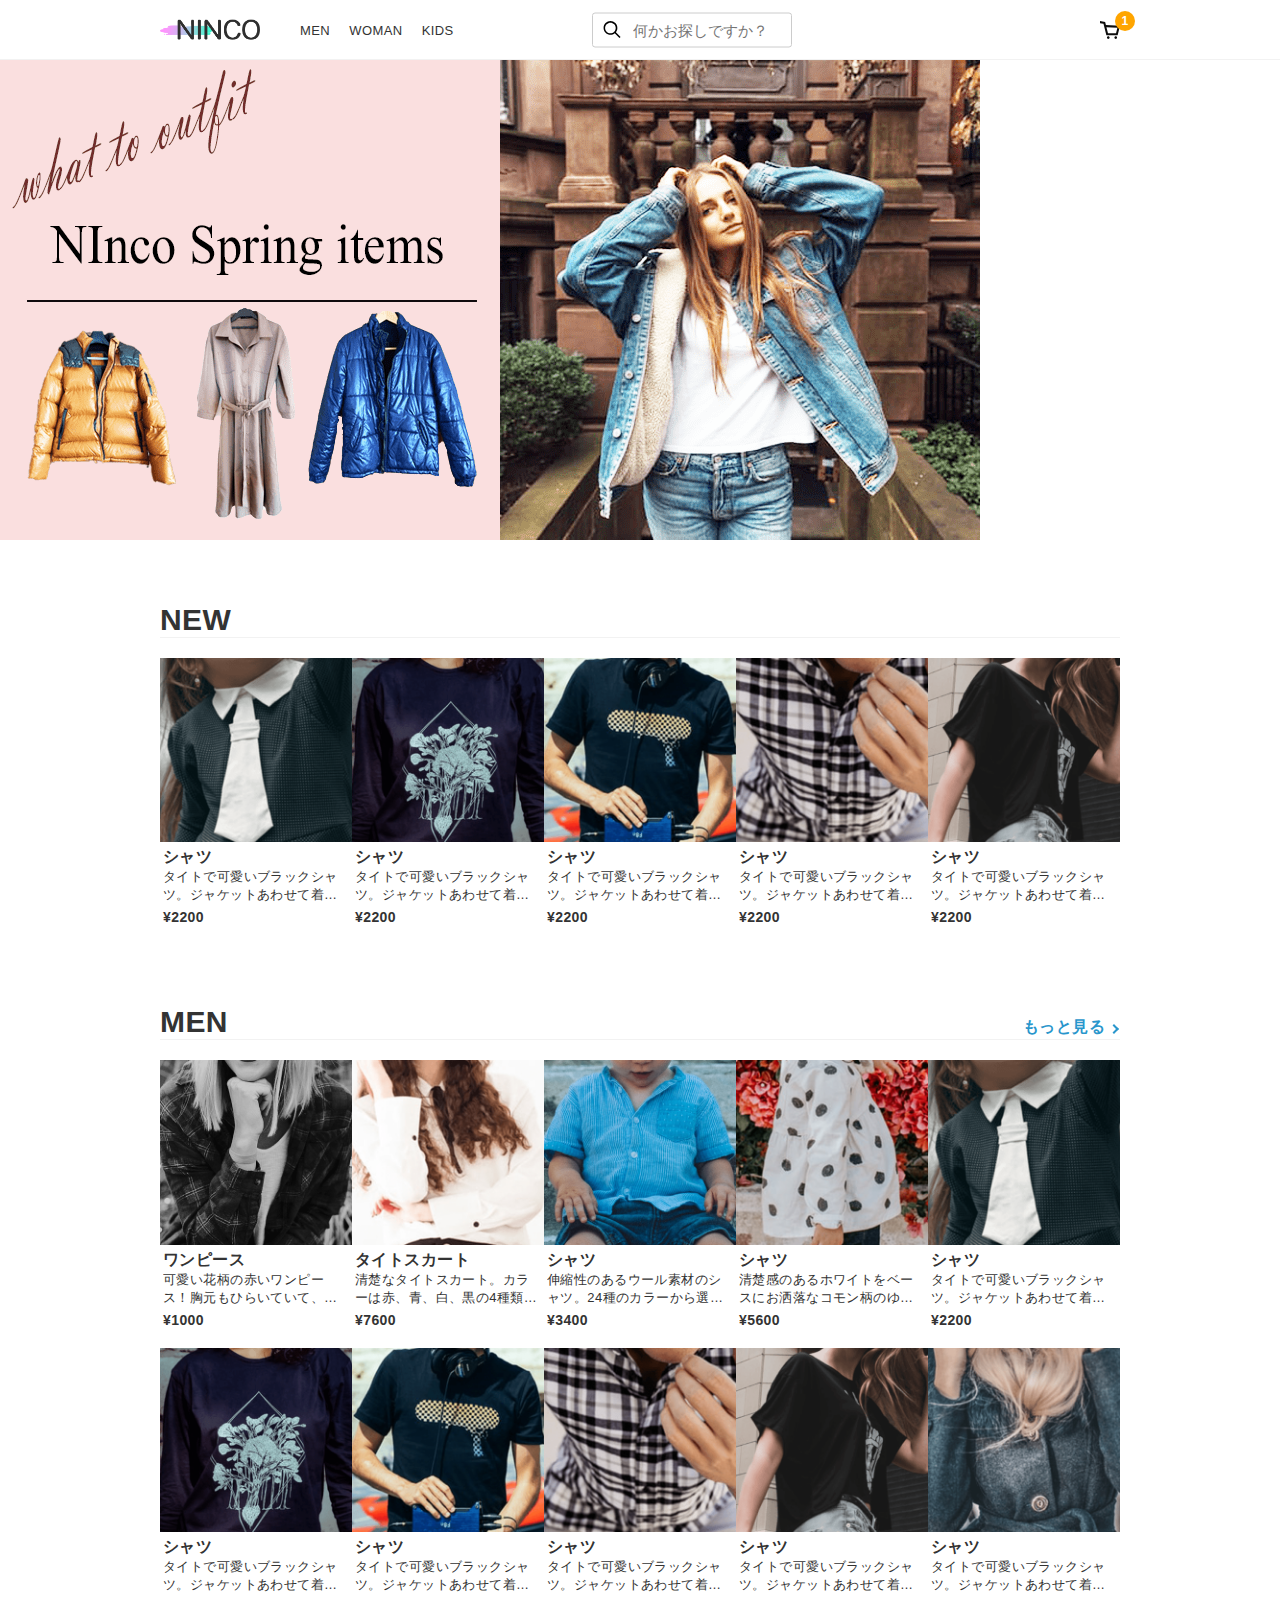
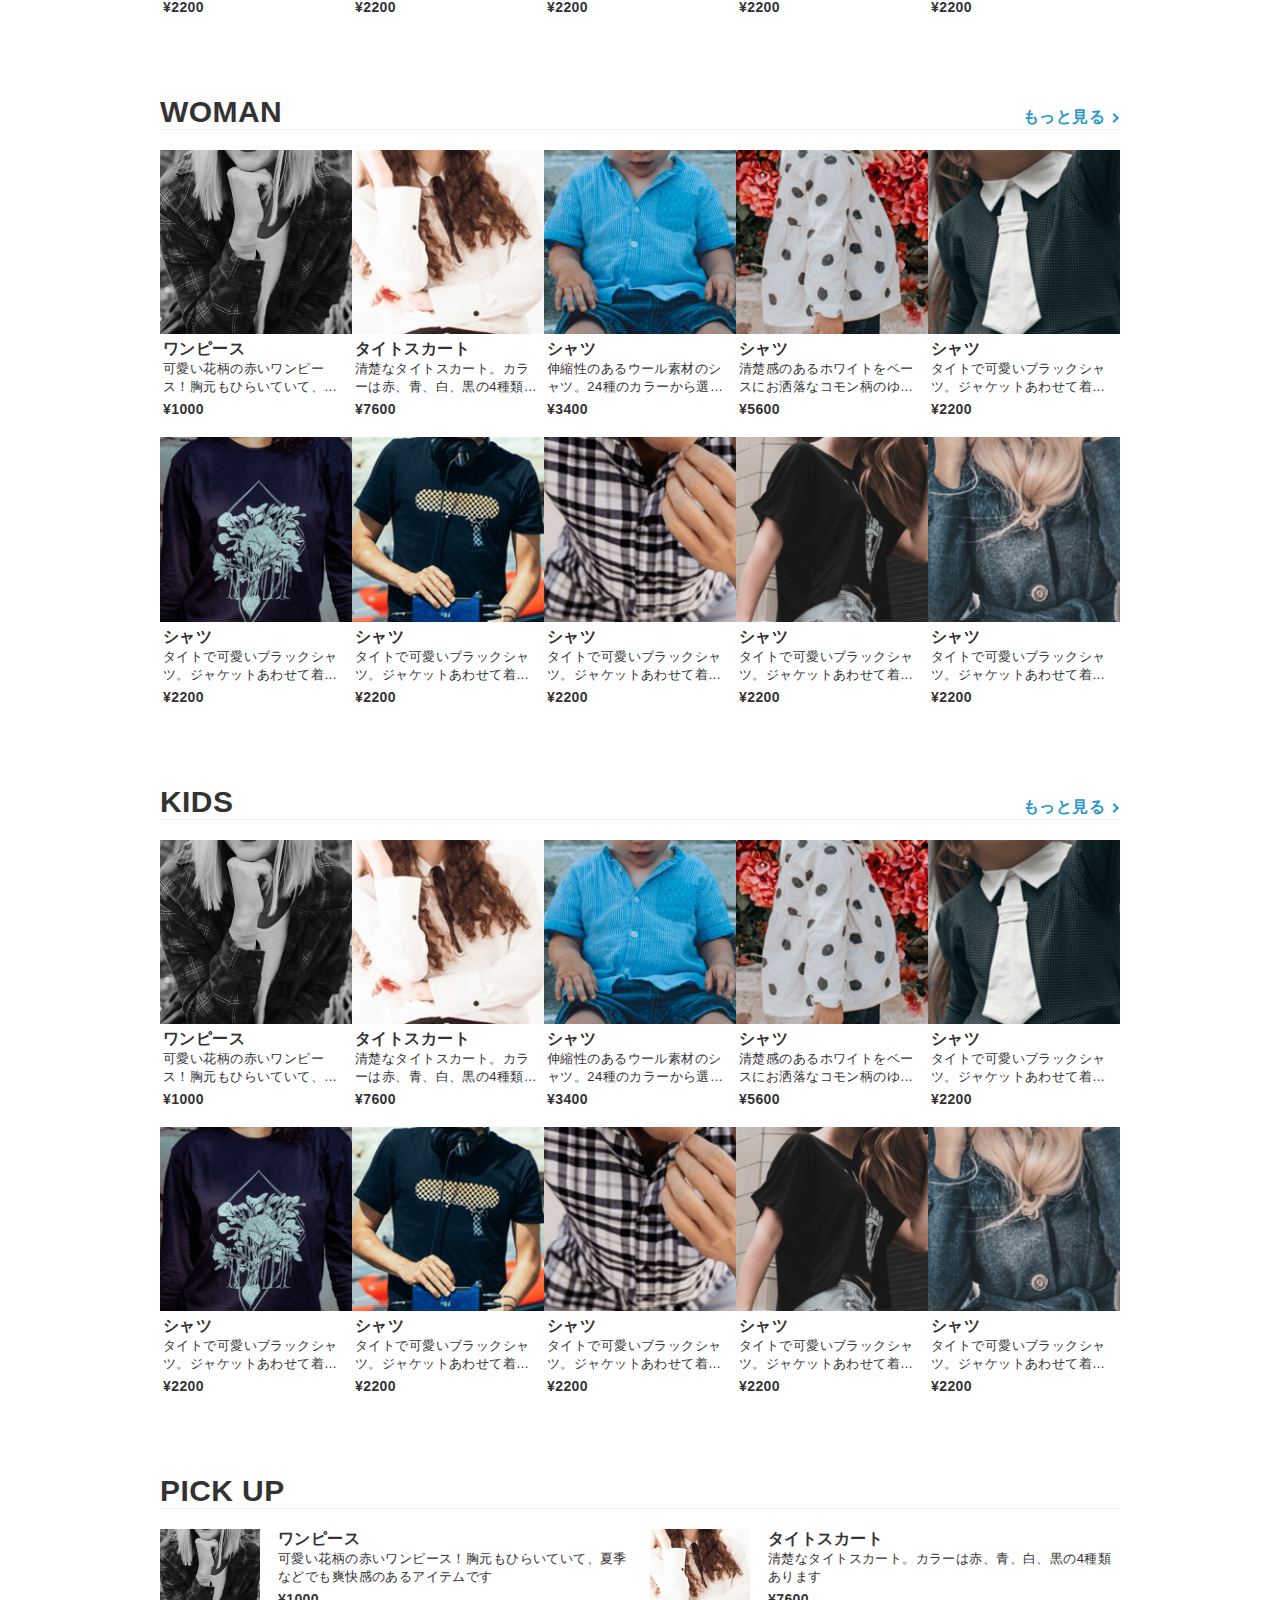
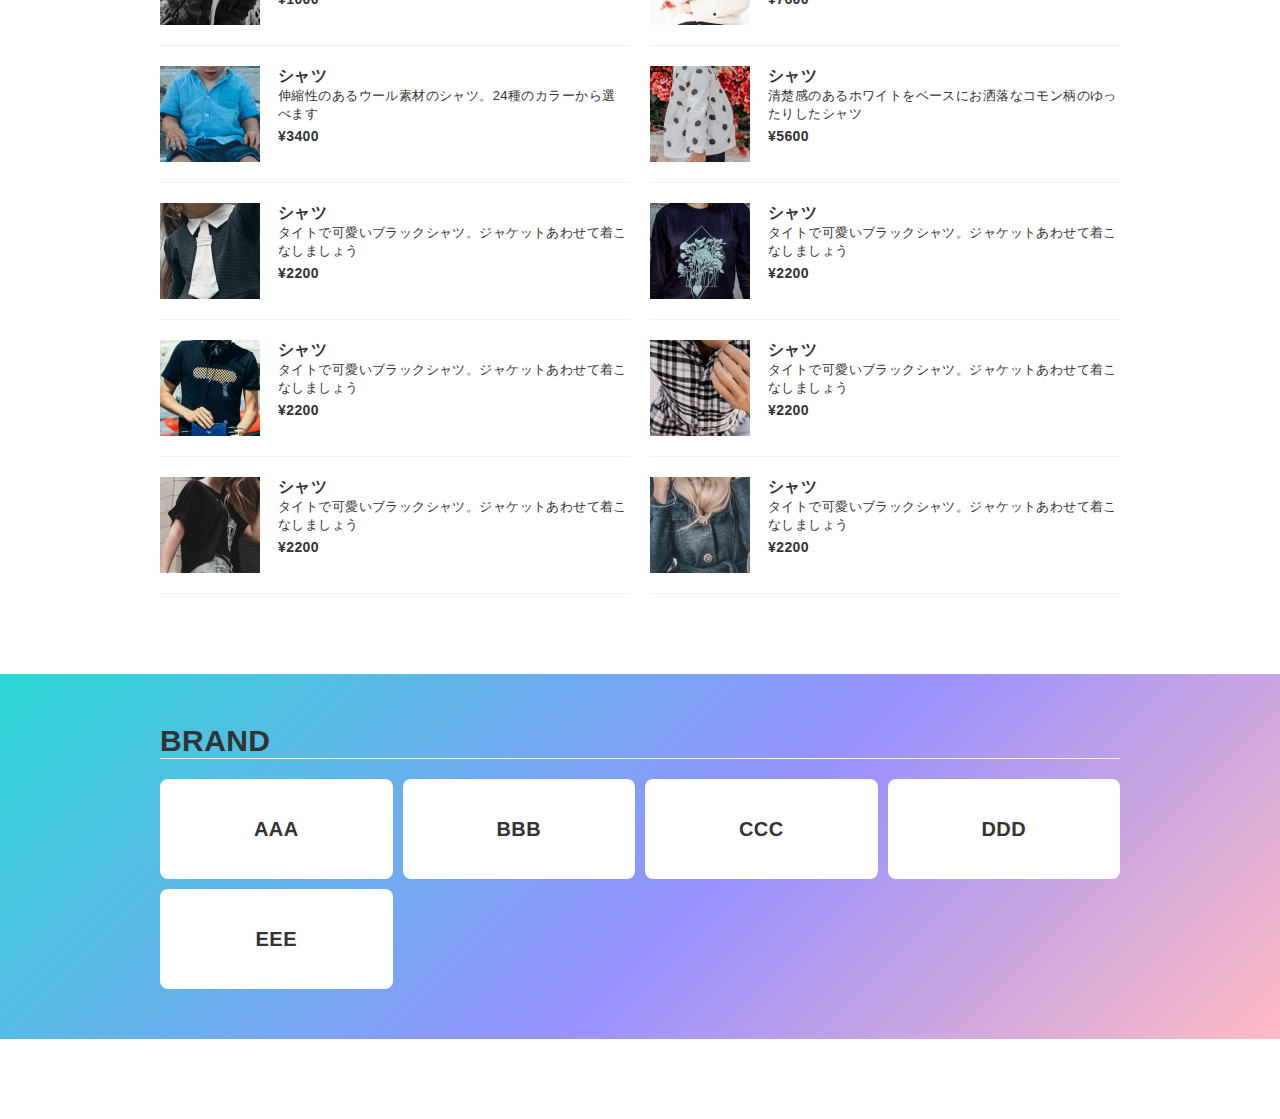
<file: index.html>
<!DOCTYPE html>
<html lang="ja">
<head>
<meta charset="UTF-8">
<title>My Portfolio</title>
<meta name="viewport" content="width=device-width">
<link rel="stylesheet" href="./css/common.css">
<link rel="stylesheet" href="./css/top.css">
</head>
<body>

	<header class="header">
		<div class="header-inner inner">
			<h1 class="logo">
				<a href="index.html"><img src="img/logo_black.png"></a>
			</h1>
			<div class="header-links">
				<nav class="menu">
					<a href="">MEN</a> <a href="">WOMAN</a> <a href="">KIDS</a>
				</nav>
				<div class="controls">
					<a href="" class="controls-cart"><img src="img/icon_cart_black.svg" alt=""> <span class="cart-batch">1</span> </a>
				</div>
			</div>
			<form action="">
				<button type="submit" class="word-submit"></button>
				<input type="text" class="word-search" placeholder="何かお探しですか？" name="freeword">
			</form>
			<a href="" class="menu-trigger" href="#"> <span></span> <span></span> <span></span>
			</a>
		</div>
	</header>

	<div class="contents">
		<div class="top-slider-wrap">
			<ul class="top-slider inner">
				<li><img src="img/banner1.png" alt=""></li>
			</ul>
		</div>
		<div class="inner">
			<section class="c-section">
				<div class="c-section-head">
					<h2 class="c-section-title">NEW</h2>
				</div>
				<ul class="item-list">
					<li class="item"><a href="#">
							<div class="item-cap">
								<img src="./img/item/58.png" loading="lazy">
							</div>
							<div class="item-info">
								<h3 class="item-name">シャツ</h3>
								<h3 class="item-text">タイトで可愛いブラックシャツ。ジャケットあわせて着こなしましょう</h3>
								<div class="item-price">¥2200</div>
							</div>
					</a></li>
					<li class="item"><a href="#">
							<div class="item-cap">
								<img src="./img/item/22.png" loading="lazy">
							</div>
							<div class="item-info">
								<h3 class="item-name">シャツ</h3>
								<h3 class="item-text">タイトで可愛いブラックシャツ。ジャケットあわせて着こなしましょう</h3>
								<div class="item-price">¥2200</div>
							</div>
					</a></li>
					<li class="item"><a href="#">
							<div class="item-cap">
								<img src="./img/item/12.png" loading="lazy">
							</div>
							<div class="item-info">
								<h3 class="item-name">シャツ</h3>
								<h3 class="item-text">タイトで可愛いブラックシャツ。ジャケットあわせて着こなしましょう</h3>
								<div class="item-price">¥2200</div>
							</div>
					</a></li>
					<li class="item"><a href="#">
							<div class="item-cap">
								<img src="./img/item/11.png" loading="lazy">
							</div>
							<div class="item-info">
								<h3 class="item-name">シャツ</h3>
								<h3 class="item-text">タイトで可愛いブラックシャツ。ジャケットあわせて着こなしましょう</h3>
								<div class="item-price">¥2200</div>
							</div>
					</a></li>
					<li class="item"><a href="#">
							<div class="item-cap">
								<img src="./img/item/25.png" loading="lazy">
							</div>
							<div class="item-info">
								<h3 class="item-name">シャツ</h3>
								<h3 class="item-text">タイトで可愛いブラックシャツ。ジャケットあわせて着こなしましょう</h3>
								<div class="item-price">¥2200</div>
							</div>
					</a></li>
				</ul>
			</section>
			<section class="c-section">
				<div class="c-section-head">
					<h2 class="c-section-title">MEN</h2>
					<a href="" class="more-link">もっと見る</a>
				</div>
				<ul class="item-list">
					<li class="item"><a href="#">
							<div class="item-cap">
								<img src="./img/item/34.png" loading="lazy">
							</div>
							<div class="item-info">
								<h3 class="item-name">ワンピース</h3>
								<h3 class="item-text">可愛い花柄の赤いワンピース！胸元もひらいていて、夏季などでも爽快感のあるアイテムです</h3>
								<div class="item-price">¥1000</div>
							</div>
					</a></li>
					<li class="item"><a href="#">
							<div class="item-cap">
								<img src="./img/item/39.png" loading="lazy">
							</div>
							<div class="item-info">
								<h3 class="item-name">タイトスカート</h3>
								<h3 class="item-text">清楚なタイトスカート。カラーは赤、青、白、黒の4種類あります</h3>
								<div class="item-price">¥7600</div>
							</div>
					</a></li>
					<li class="item"><a href="#">
							<div class="item-cap">
								<img src="./img/item/45.png" loading="lazy">
							</div>
							<div class="item-info">
								<h3 class="item-name">シャツ</h3>
								<h3 class="item-text">伸縮性のあるウール素材のシャツ。24種のカラーから選べます</h3>
								<div class="item-price">¥3400</div>
							</div>
					</a></li>
					<li class="item"><a href="#">
							<div class="item-cap">
								<img src="./img/item/48.png" loading="lazy">
							</div>
							<div class="item-info">
								<h3 class="item-name">シャツ</h3>
								<h3 class="item-text">清楚感のあるホワイトをベースにお洒落なコモン柄のゆったりしたシャツ</h3>
								<div class="item-price">¥5600</div>
							</div>
					</a></li>
					<li class="item"><a href="#">
							<div class="item-cap">
								<img src="./img/item/58.png" loading="lazy">
							</div>
							<div class="item-info">
								<h3 class="item-name">シャツ</h3>
								<h3 class="item-text">タイトで可愛いブラックシャツ。ジャケットあわせて着こなしましょう</h3>
								<div class="item-price">¥2200</div>
							</div>
					</a></li>
					<li class="item"><a href="#">
							<div class="item-cap">
								<img src="./img/item/22.png" loading="lazy">
							</div>
							<div class="item-info">
								<h3 class="item-name">シャツ</h3>
								<h3 class="item-text">タイトで可愛いブラックシャツ。ジャケットあわせて着こなしましょう</h3>
								<div class="item-price">¥2200</div>
							</div>
					</a></li>
					<li class="item"><a href="#">
							<div class="item-cap">
								<img src="./img/item/12.png" loading="lazy">
							</div>
							<div class="item-info">
								<h3 class="item-name">シャツ</h3>
								<h3 class="item-text">タイトで可愛いブラックシャツ。ジャケットあわせて着こなしましょう</h3>
								<div class="item-price">¥2200</div>
							</div>
					</a></li>
					<li class="item"><a href="#">
							<div class="item-cap">
								<img src="./img/item/11.png" loading="lazy">
							</div>
							<div class="item-info">
								<h3 class="item-name">シャツ</h3>
								<h3 class="item-text">タイトで可愛いブラックシャツ。ジャケットあわせて着こなしましょう</h3>
								<div class="item-price">¥2200</div>
							</div>
					</a></li>
					<li class="item"><a href="#">
							<div class="item-cap">
								<img src="./img/item/25.png" loading="lazy">
							</div>
							<div class="item-info">
								<h3 class="item-name">シャツ</h3>
								<h3 class="item-text">タイトで可愛いブラックシャツ。ジャケットあわせて着こなしましょう</h3>
								<div class="item-price">¥2200</div>
							</div>
					</a></li>
					<li class="item"><a href="#">
							<div class="item-cap">
								<img src="./img/item/32.png" loading="lazy">
							</div>
							<div class="item-info">
								<h3 class="item-name">シャツ</h3>
								<h3 class="item-text">タイトで可愛いブラックシャツ。ジャケットあわせて着こなしましょう</h3>
								<div class="item-price">¥2200</div>
							</div>
					</a></li>
				</ul>
			</section>
			<section class="c-section">
				<div class="c-section-head">
					<h2 class="c-section-title">WOMAN</h2>
					<a href="" class="more-link">もっと見る</a>
				</div>
				<ul class="item-list">
					<li class="item"><a href="#">
							<div class="item-cap">
								<img src="./img/item/34.png" loading="lazy">
							</div>
							<div class="item-info">
								<h3 class="item-name">ワンピース</h3>
								<h3 class="item-text">可愛い花柄の赤いワンピース！胸元もひらいていて、夏季などでも爽快感のあるアイテムです</h3>
								<div class="item-price">¥1000</div>
							</div>
					</a></li>
					<li class="item"><a href="#">
							<div class="item-cap">
								<img src="./img/item/39.png" loading="lazy">
							</div>
							<div class="item-info">
								<h3 class="item-name">タイトスカート</h3>
								<h3 class="item-text">清楚なタイトスカート。カラーは赤、青、白、黒の4種類あります</h3>
								<div class="item-price">¥7600</div>
							</div>
					</a></li>
					<li class="item"><a href="#">
							<div class="item-cap">
								<img src="./img/item/45.png" loading="lazy">
							</div>
							<div class="item-info">
								<h3 class="item-name">シャツ</h3>
								<h3 class="item-text">伸縮性のあるウール素材のシャツ。24種のカラーから選べます</h3>
								<div class="item-price">¥3400</div>
							</div>
					</a></li>
					<li class="item"><a href="#">
							<div class="item-cap">
								<img src="./img/item/48.png" loading="lazy">
							</div>
							<div class="item-info">
								<h3 class="item-name">シャツ</h3>
								<h3 class="item-text">清楚感のあるホワイトをベースにお洒落なコモン柄のゆったりしたシャツ</h3>
								<div class="item-price">¥5600</div>
							</div>
					</a></li>
					<li class="item"><a href="#">
							<div class="item-cap">
								<img src="./img/item/58.png" loading="lazy">
							</div>
							<div class="item-info">
								<h3 class="item-name">シャツ</h3>
								<h3 class="item-text">タイトで可愛いブラックシャツ。ジャケットあわせて着こなしましょう</h3>
								<div class="item-price">¥2200</div>
							</div>
					</a></li>
					<li class="item"><a href="#">
							<div class="item-cap">
								<img src="./img/item/22.png" loading="lazy">
							</div>
							<div class="item-info">
								<h3 class="item-name">シャツ</h3>
								<h3 class="item-text">タイトで可愛いブラックシャツ。ジャケットあわせて着こなしましょう</h3>
								<div class="item-price">¥2200</div>
							</div>
					</a></li>
					<li class="item"><a href="#">
							<div class="item-cap">
								<img src="./img/item/12.png" loading="lazy">
							</div>
							<div class="item-info">
								<h3 class="item-name">シャツ</h3>
								<h3 class="item-text">タイトで可愛いブラックシャツ。ジャケットあわせて着こなしましょう</h3>
								<div class="item-price">¥2200</div>
							</div>
					</a></li>
					<li class="item"><a href="#">
							<div class="item-cap">
								<img src="./img/item/11.png" loading="lazy">
							</div>
							<div class="item-info">
								<h3 class="item-name">シャツ</h3>
								<h3 class="item-text">タイトで可愛いブラックシャツ。ジャケットあわせて着こなしましょう</h3>
								<div class="item-price">¥2200</div>
							</div>
					</a></li>
					<li class="item"><a href="#">
							<div class="item-cap">
								<img src="./img/item/25.png" loading="lazy">
							</div>
							<div class="item-info">
								<h3 class="item-name">シャツ</h3>
								<h3 class="item-text">タイトで可愛いブラックシャツ。ジャケットあわせて着こなしましょう</h3>
								<div class="item-price">¥2200</div>
							</div>
					</a></li>
					<li class="item"><a href="#">
							<div class="item-cap">
								<img src="./img/item/32.png" loading="lazy">
							</div>
							<div class="item-info">
								<h3 class="item-name">シャツ</h3>
								<h3 class="item-text">タイトで可愛いブラックシャツ。ジャケットあわせて着こなしましょう</h3>
								<div class="item-price">¥2200</div>
							</div>
					</a></li>
				</ul>
			</section>
			<section class="c-section">
				<div class="c-section-head">
					<h2 class="c-section-title">KIDS</h2>
					<a href="" class="more-link">もっと見る</a>
				</div>
				<ul class="item-list">
					<li class="item"><a href="#">
							<div class="item-cap">
								<img src="./img/item/34.png" loading="lazy">
							</div>
							<div class="item-info">
								<h3 class="item-name">ワンピース</h3>
								<h3 class="item-text">可愛い花柄の赤いワンピース！胸元もひらいていて、夏季などでも爽快感のあるアイテムです</h3>
								<div class="item-price">¥1000</div>
							</div>
					</a></li>
					<li class="item"><a href="#">
							<div class="item-cap">
								<img src="./img/item/39.png" loading="lazy">
							</div>
							<div class="item-info">
								<h3 class="item-name">タイトスカート</h3>
								<h3 class="item-text">清楚なタイトスカート。カラーは赤、青、白、黒の4種類あります</h3>
								<div class="item-price">¥7600</div>
							</div>
					</a></li>
					<li class="item"><a href="#">
							<div class="item-cap">
								<img src="./img/item/45.png" loading="lazy">
							</div>
							<div class="item-info">
								<h3 class="item-name">シャツ</h3>
								<h3 class="item-text">伸縮性のあるウール素材のシャツ。24種のカラーから選べます</h3>
								<div class="item-price">¥3400</div>
							</div>
					</a></li>
					<li class="item"><a href="#">
							<div class="item-cap">
								<img src="./img/item/48.png" loading="lazy">
							</div>
							<div class="item-info">
								<h3 class="item-name">シャツ</h3>
								<h3 class="item-text">清楚感のあるホワイトをベースにお洒落なコモン柄のゆったりしたシャツ</h3>
								<div class="item-price">¥5600</div>
							</div>
					</a></li>
					<li class="item"><a href="#">
							<div class="item-cap">
								<img src="./img/item/58.png" loading="lazy">
							</div>
							<div class="item-info">
								<h3 class="item-name">シャツ</h3>
								<h3 class="item-text">タイトで可愛いブラックシャツ。ジャケットあわせて着こなしましょう</h3>
								<div class="item-price">¥2200</div>
							</div>
					</a></li>
					<li class="item"><a href="#">
							<div class="item-cap">
								<img src="./img/item/22.png" loading="lazy">
							</div>
							<div class="item-info">
								<h3 class="item-name">シャツ</h3>
								<h3 class="item-text">タイトで可愛いブラックシャツ。ジャケットあわせて着こなしましょう</h3>
								<div class="item-price">¥2200</div>
							</div>
					</a></li>
					<li class="item"><a href="#">
							<div class="item-cap">
								<img src="./img/item/12.png" loading="lazy">
							</div>
							<div class="item-info">
								<h3 class="item-name">シャツ</h3>
								<h3 class="item-text">タイトで可愛いブラックシャツ。ジャケットあわせて着こなしましょう</h3>
								<div class="item-price">¥2200</div>
							</div>
					</a></li>
					<li class="item"><a href="#">
							<div class="item-cap">
								<img src="./img/item/11.png" loading="lazy">
							</div>
							<div class="item-info">
								<h3 class="item-name">シャツ</h3>
								<h3 class="item-text">タイトで可愛いブラックシャツ。ジャケットあわせて着こなしましょう</h3>
								<div class="item-price">¥2200</div>
							</div>
					</a></li>
					<li class="item"><a href="#">
							<div class="item-cap">
								<img src="./img/item/25.png" loading="lazy">
							</div>
							<div class="item-info">
								<h3 class="item-name">シャツ</h3>
								<h3 class="item-text">タイトで可愛いブラックシャツ。ジャケットあわせて着こなしましょう</h3>
								<div class="item-price">¥2200</div>
							</div>
					</a></li>
					<li class="item"><a href="#">
							<div class="item-cap">
								<img src="./img/item/32.png" loading="lazy">
							</div>
							<div class="item-info">
								<h3 class="item-name">シャツ</h3>
								<h3 class="item-text">タイトで可愛いブラックシャツ。ジャケットあわせて着こなしましょう</h3>
								<div class="item-price">¥2200</div>
							</div>
					</a></li>
				</ul>
			</section>
			<section class="c-section">
				<div class="c-section-head">
					<h2 class="c-section-title">PICK UP</h2>
				</div>
				<ul class="item-list thumbnail-list">
					<li class="item"><a href="#">
							<div class="item-cap">
								<img src="./img/item/34.png" loading="lazy">
							</div>
							<div class="item-info">
								<h3 class="item-name">ワンピース</h3>
								<h3 class="item-text">可愛い花柄の赤いワンピース！胸元もひらいていて、夏季などでも爽快感のあるアイテムです</h3>
								<div class="item-price">¥1000</div>
							</div>
					</a></li>
					<li class="item"><a href="#">
							<div class="item-cap">
								<img src="./img/item/39.png" loading="lazy">
							</div>
							<div class="item-info">
								<h3 class="item-name">タイトスカート</h3>
								<h3 class="item-text">清楚なタイトスカート。カラーは赤、青、白、黒の4種類あります</h3>
								<div class="item-price">¥7600</div>
							</div>
					</a></li>
					<li class="item"><a href="#">
							<div class="item-cap">
								<img src="./img/item/45.png" loading="lazy">
							</div>
							<div class="item-info">
								<h3 class="item-name">シャツ</h3>
								<h3 class="item-text">伸縮性のあるウール素材のシャツ。24種のカラーから選べます</h3>
								<div class="item-price">¥3400</div>
							</div>
					</a></li>
					<li class="item"><a href="#">
							<div class="item-cap">
								<img src="./img/item/48.png" loading="lazy">
							</div>
							<div class="item-info">
								<h3 class="item-name">シャツ</h3>
								<h3 class="item-text">清楚感のあるホワイトをベースにお洒落なコモン柄のゆったりしたシャツ</h3>
								<div class="item-price">¥5600</div>
							</div>
					</a></li>
					<li class="item"><a href="#">
							<div class="item-cap">
								<img src="./img/item/58.png" loading="lazy">
							</div>
							<div class="item-info">
								<h3 class="item-name">シャツ</h3>
								<h3 class="item-text">タイトで可愛いブラックシャツ。ジャケットあわせて着こなしましょう</h3>
								<div class="item-price">¥2200</div>
							</div>
					</a></li>
					<li class="item"><a href="#">
							<div class="item-cap">
								<img src="./img/item/22.png" loading="lazy">
							</div>
							<div class="item-info">
								<h3 class="item-name">シャツ</h3>
								<h3 class="item-text">タイトで可愛いブラックシャツ。ジャケットあわせて着こなしましょう</h3>
								<div class="item-price">¥2200</div>
							</div>
					</a></li>
					<li class="item"><a href="#">
							<div class="item-cap">
								<img src="./img/item/12.png" loading="lazy">
							</div>
							<div class="item-info">
								<h3 class="item-name">シャツ</h3>
								<h3 class="item-text">タイトで可愛いブラックシャツ。ジャケットあわせて着こなしましょう</h3>
								<div class="item-price">¥2200</div>
							</div>
					</a></li>
					<li class="item"><a href="#">
							<div class="item-cap">
								<img src="./img/item/11.png" loading="lazy">
							</div>
							<div class="item-info">
								<h3 class="item-name">シャツ</h3>
								<h3 class="item-text">タイトで可愛いブラックシャツ。ジャケットあわせて着こなしましょう</h3>
								<div class="item-price">¥2200</div>
							</div>
					</a></li>
					<li class="item"><a href="#">
							<div class="item-cap">
								<img src="./img/item/25.png" loading="lazy">
							</div>
							<div class="item-info">
								<h3 class="item-name">シャツ</h3>
								<h3 class="item-text">タイトで可愛いブラックシャツ。ジャケットあわせて着こなしましょう</h3>
								<div class="item-price">¥2200</div>
							</div>
					</a></li>
					<li class="item"><a href="#">
							<div class="item-cap">
								<img src="./img/item/32.png" loading="lazy">
							</div>
							<div class="item-info">
								<h3 class="item-name">シャツ</h3>
								<h3 class="item-text">タイトで可愛いブラックシャツ。ジャケットあわせて着こなしましょう</h3>
								<div class="item-price">¥2200</div>
							</div>
					</a></li>
				</ul>
			</section>
		</div>
		<!-- inner -->
		<section class="c-brand">
			<div class="inner">
				<div class="c-section-head">
					<h2 class="c-section-title">BRAND</h2>
				</div>
				<ul class="brand-list">
				 <li><a href="">AAA</a></li>
				 <li><a href="">BBB</a></li>
				 <li><a href="">CCC</a></li>
				 <li><a href="">DDD</a></li>
				 <li><a href="">EEE</a></li>
				</ul>
			</div>
		</section>
	</div>
	<!-- contents -->

</body>
</html>
</file>
<file: css/common.css>
/*リセットCSSここから*/
@charset "utf-8";

html, body, div, span, applet, object, iframe, h1, h2, h3, h4, h5, h6, p,
	blockquote, pre, a, abbr, acronym, address, big, cite, code, del, dfn,
	em, img, ins, kbd, q, s, samp, small, strike, strong, sub, sup, tt, var,
	b, u, i, center, dl, dt, dd, ol, ul, li, fieldset, form, label, legend,
	table, caption, tbody, tfoot, thead, tr, th, td, article, aside, canvas,
	details, embed, figure, figcaption, footer, header, hgroup, menu, nav,
	output, ruby, section, summary, time, mark, audio, video {
	margin: 0;
	padding: 0;
	border: 0;
	font-size: 100%;
	font: inherit;
	vertical-align: baseline;
}
/* HTML5 display-role reset for older browsers */
article, aside, details, figcaption, figure, footer, header, hgroup,
	menu, nav, section {
	display: block;
}

body {
	color: #333;
	font-size: 14px;
	letter-spacing: 0.03em;
	font-family: 'Hiragino Kaku Gothic Pro', 'メイリオ', 'ＭＳ Ｐゴシック', sans-serif;
	-webkit-font-smoothing: antialiased;
	text-rendering: optimizeLegibility;
}

ol, ul, li {
	list-style: none;
}

table {
	border-collapse: collapse;
	border-spacing: 0;
}

select {
	text-overflow: ellipsis;
	border: none;
	outline: none;
	background: transparent;
	background-image: none;
	box-shadow: none;
	-webkit-appearance: none;
	appearance: none;
}

a {
	text-decoration: none;
	color: #333;
}

a img {
	transition: all 0.3s;
}

a img:hover {
	opacity: 0.7;
}

* {
	box-sizing: border-box;
}

/*共通部分ここから */
.inner {
	width: 960px;
	margin: 0 auto;
}
.slide-btn{
	position:absolute;
	top:40%;
	width:40px;
	height:40px;
	background-size:cover;
	cursor:pointer;
	display:block;
	z-index:10;
}
.prev-btn{
	left:0;
	background:url(../img/arrow_prev.png) no-repeat center/cover;
}
.next-btn{
	right:0;
	background:url(../img/arrow_next.png) no-repeat center/cover;
}
.slick-slide{
	margin:0 20px;
}
.slick-dots li.slick-active button:before{
	color: #24b99f;
}
.contents {
	padding-top: 60px;
}
	/*フェードインフェードアウト*/
[data-fadeIn]{
	opacity:0;
	transition: all 1.6s;
	transform: translateY(150px);
}
[data-fadeIn].is-over{
	opacity:1;
	transform:translateY(0);
}
/*ヘッダーCSSここから*/
.header {
	position: fixed;
	width: 100%;
	top: 0;
	left: 0;
	height: 60px;
	border-bottom: 1px solid #f2f2f2;
	z-index: 100;
	background: #fff;
}

.header img {
	width: 100%;
	display: block;
}

.header-inner {
	position: relative;
	margin: 0 auto;
	height: 100%;
}

.logo {
	width: 100px;
	position: absolute;
	top: 50%;
	left: 0;
	transform: translateY(-50%);
}

.menu {
	position: absolute;
	top: 50%;
	left: 140px;
	transform: translateY(-50%);
	font-size: 13px;
}

.menu a {
	display: inline-block;
	margin-right: 15px;
}

.menu a:last-child {
	margin-right: 0;
}

.word-search {
	position: absolute;
	top: 50%;
	left: 45%;
	transform: translateY(-50%);
	width: 200px;
	border: 1px solid #ccc;
	border-radius: 3px;
	padding: 8px 10px 8px 40px;
	font-size: 15px;
	background: url(../img/icon_search.svg) 10px no-repeat;
	background-size: 18px;
	outline: none;
}

.word-submit {
	position: absolute;
	top: 50%;
	left: 45%;
	transform: translateY(-50%);
	width: 30px;
	height: 50%;
	z-index: 1;
	border: none;
	background: transparent;
	padding: 0;
	cursor: pointer;
}

.controls {
	position: absolute;
	top: 50%;
	transform: translateY(-50%);
	right: 0;
}

.controls-cart {
	position: relative;
	width: 20px;
	height: 20px;
	display: block;
}

.controls-cart .cart-batch {
	position: absolute;
	top: -9px;
	right: -15px;
	background: orange;
	width: 20px;
	height: 20px;
	display: block;
	text-align: center;
	color: #fff;
	font-weight: bold;
	border-radius: 50%;
	font-size: 12px;
	line-height: 20px;
	font-size: 12px;
}
/* アイテムセクションここから*/
.c-section {
	margin: 0 auto 60px auto;
}

.c-section-head {
	display: flex;
	justify-content: space-between;
	align-items: baseline;
	margin-bottom: 20px;
	border-bottom: 1px solid #f2f2f2;
}

.c-section-title {
	font-size: 30px;
	font-weight: bold;
}

.more-link {
	position: relative;
	color: #2996cc;
	font-weight: bold;
	font-size: 16px;
	padding-right: 15px;
}

.more-link:after {
	content: "";
	position: absolute;
	right: 5px;
	top: 50%;
	width: 5px;
	height: 5px;
	border-top: 2px solid #2996cc;
	border-right: 2px solid #2996cc;
	transform: rotate(45deg) translateY(-50%);
}

.item-list {
	display: flex;
	flex-wrap: wrap;
}

.item {
	position: relative;
	width: calc(100%/ 5);
	margin-bottom: 20px;
}

.item img {
	width: 100%;
	display: block;
}

.item-cap {
	margin-bottom: 5px;
}

.item-info {
	padding: 0 3px;
}

.item-name {
	font-weight: bold;
	font-size: 16px;
}

.item-text {
	display: -webkit-box;
	-webkit-box-orient: vertical;
	-webkit-line-clamp: 2;
	overflow: hidden;
	font-size: 13px;
}

.item-price {
	margin-top: 5px;
	font-weight: bold;
}

/*ピックアップ部分ここから*/
.thumbnail-list {
	justify-content: space-between;
}

.thumbnail-list .item {
	width: calc(100%/ 2 - 10px);
	padding-bottom: 20px;
	border-bottom: 1px solid #f2f2f2;
}

.thumbnail-list .item a {
	display: flex;
}

.thumbnail-list .item-cap {
	width: 100px;
	height: auto;
	margin-right: 15px;
	margin-bottom: 0;
}

.thumbnail-list .item-info {
	width: calc(100% - 100px - 15px);
}
/*BRAND部分ここから*/
.c-brand {
	background-image: linear-gradient(-225deg, #2CD8D5 0%, #9891ff 56%, #FFBAC3 100%);
	padding: 50px 30px;
	margin-bottom: 80px;
	overflow: hidden; /*収まらない部分非表示*/
}

.brand-list {
	display: grid;
	grid-template-columns: repeat(auto-fill, minmax(20%, 1fr));
	grid-gap: 10px 10px;
}

.brand-list li {
	background: #fff;
	border-radius: 8px;
	height: 100px;
	line-height: 100px;
	text-align: center;
	font-weight: bold;
	font-size: 20px;
	text-align: center;
}

.brand-list li a {
	display: block;
}

/* フッターここから*/
.footer {
	background: #333;
}

.footer a {
	color: #fff;
}

.footer-logo {
	text-align: center;
	font-size: 30px;
	margin-bottom: 30px;
	color: #fff;
}

.footer-inner {
	padding: 50px 0;
}

.footer img {
	width: 100%;
}

.sns {
	text-align: center;
}

.sns li {
	display: inline-block;
	margin: 0 10px;
}

.sns li a {
	display: flex;
	align-items: center;
}

.sns li .sns-icon {
	width: 25px;
	margin-right: 10px;
}

.footer-link {
	background: #000;
	text-align: center;
	padding: 10px;
	font-size: 12px;
}

.footer-link li {
	display: inline-block;
	margin: 0 10px;
}

@media screen and (max-width: 768px) {
	/*スマホ共通ここから*/
	.contents{
		padding-top:45px;
	}
	.inner {
		width: auto;
		margin: 0 10px;
	}
	.slick-slide{
	margin:0;
}

	/*ヘッダーここから*/
	.header {
		height: 45px;
	}
	.header-links {
		position: fixed;
		width: 100%;
		top: 45px;
		left: 100%;
		background: rgba(255, 255, 255, 0.95);
		height: 100vh;
		z-index: 10;
		transition: all 0.4s;
	}
	.logo {
		width: 70px;
	}
	.menu {
		top: 40%;
		left: 50%;
		font-size: 15px;
		transform: translate(-50%, -50%);
	}
	.word-search {
		width: 160px;
		left: 100px;
		font-size: 11px;
	}
	.word-submit {
		left: 100px;
	}
	.controls {
		right: 50%;
		transform: translate(50%, -50%);
	}
	.menu-trigger {
		position: absolute;
		right: 10px;
		top: 50%;
		transform: translateY(-50%);
		transition: all 0.4s;
		width: 30px;
		height: 20px;
		z-index: 100;
		display: block;
	}
	.menu-trigger span {
		display: inline-block;
		transition: all 0.4s;
		position: absolute;
		width: 100%;
		height: 2px;
		background: #000;
	}
	.menu-trigger span:nth-of-type(1) {
		top: 0;
	}
	.menu-trigger span:nth-of-type(2) {
		top: 50%;
		transform: translateY(-50%);
	}
	.menu-trigger span:nth-of-type(3) {
		bottom: 0;
	}

	/*jsで変更される箇所*/
	.header-links.is-active {
		left: 0;
	}
	.menu-trigger.is-active span:nth-of-type(1) {
		transform: translateY(9px) rotate(-315deg);
	}
	.menu-trigger.is-active span:nth-of-type(2) {
		opacity: 0;
	}
	.menu-trigger.is-active span:nth-of-type(3) {
		transform: translateY(-9px) rotate(315deg);
	}

	/*【スマホ】アイテムセクションここから*/
	.c-section-title{
		font-size:20px;
	}
	.more-link{
		font-size:13px;
	}
	.item{
		width: calc(100% / 2);
	}
	.item-name{
		font-size:13px;
	}

	/*【スマホ】ピックアップ部分ここから*/
	.thumbnail-list .item{
		width:auto;
	}

	/*【スマホ】ブランド部分ここから*/
	.c-brand{
		padding: 25px 15px;
		margin-bottom: 80px;
	}
	.brand-list{
		grid-template-columns: repeat(auto-fill, minmax(30%, 1fr));
	}
	.brand-list li{
		height:50px;
		line-height:50px;
		font-size:16px;
	}

	/*【スマホ】フッターここから*/
	.footer-inner{
		padding: 30px 0;
	}
	.sns li{
		font-size: 10px;
	}
	.footer-link li{
		font-size:10px;
		margin: 0 3px;
	}



}
</file>
<file: css/top.css>
@charset "utf-8";

/* TOPスライダー部分 */
.top-slider-wrap {
	margin-bottom: 60px;
}
.top-slider.inner{
	width:auto;
}
.slick-slide img{
	width:100%;
}

@media screen and (max-width: 768px) {
	.top-slider img {
		width: 100%;
	}
	.top-slider.inner{
		margin:0 0;
	}
}
</file>
